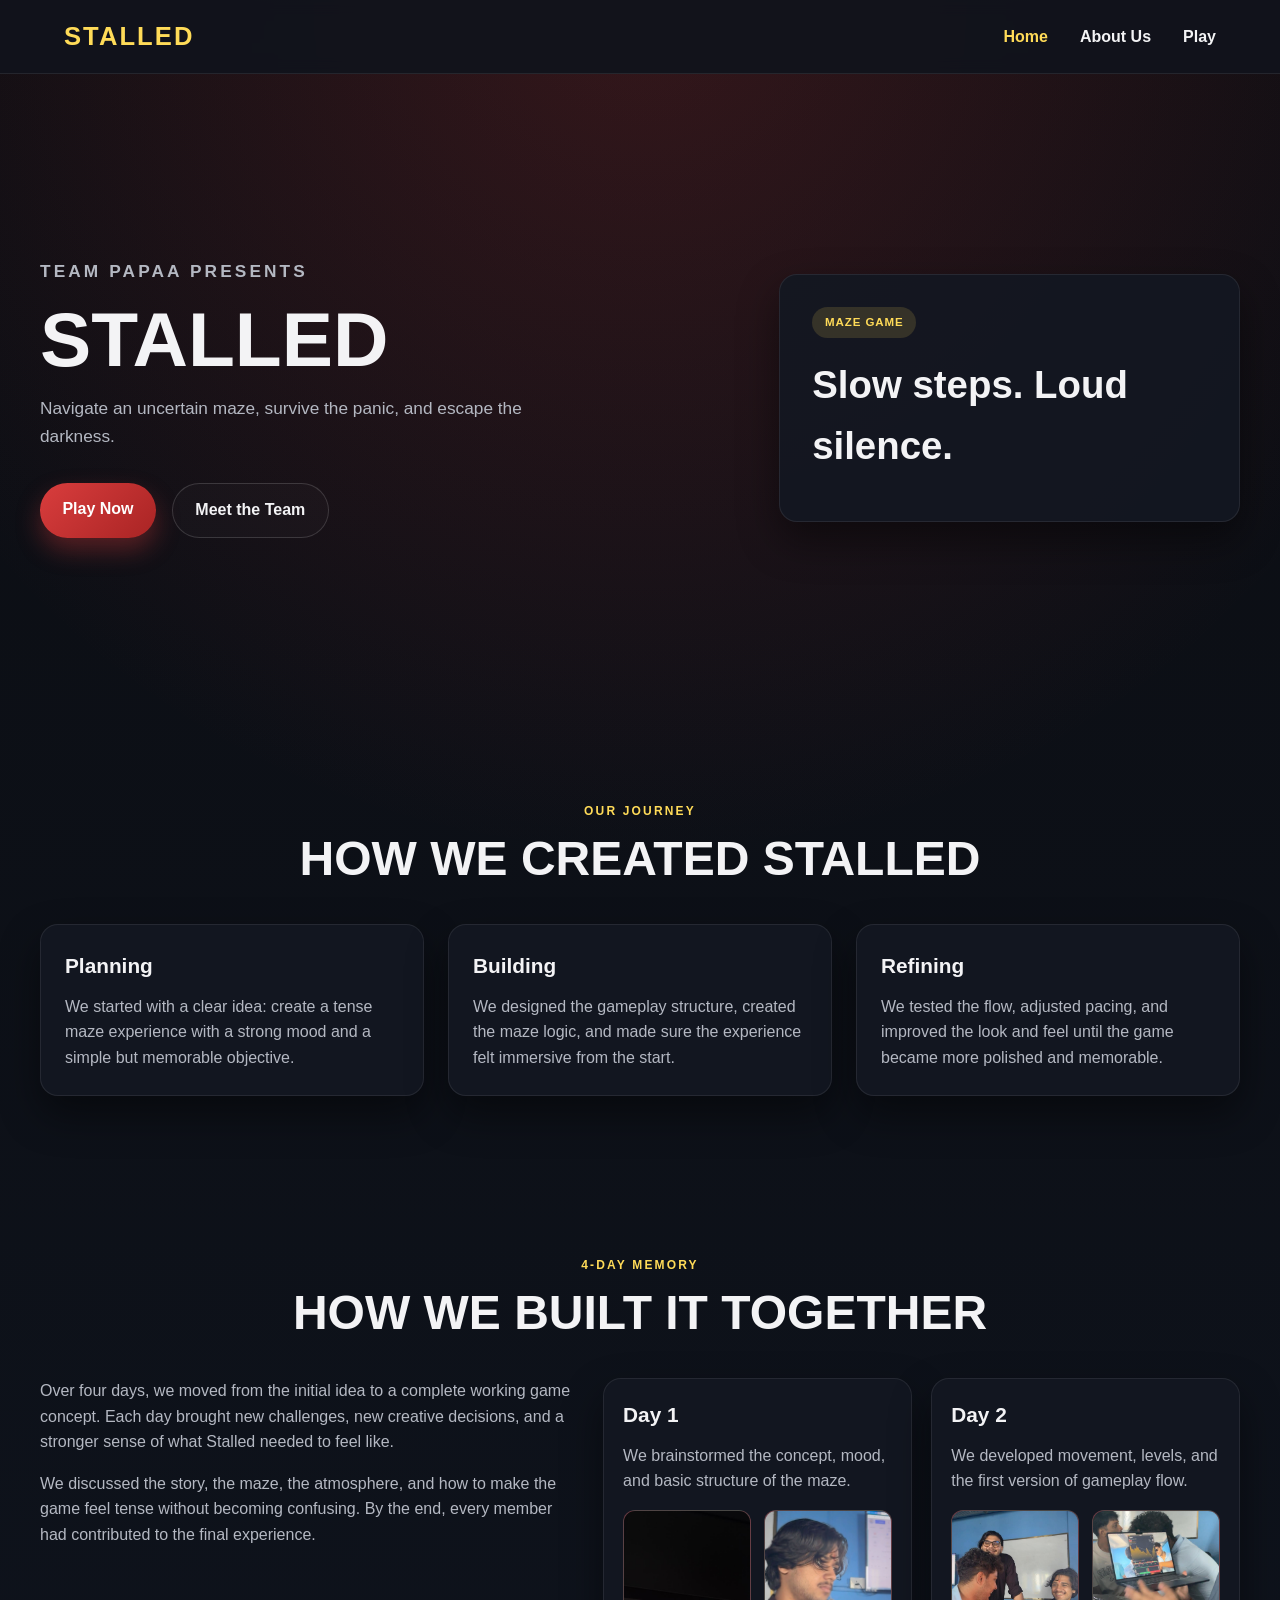
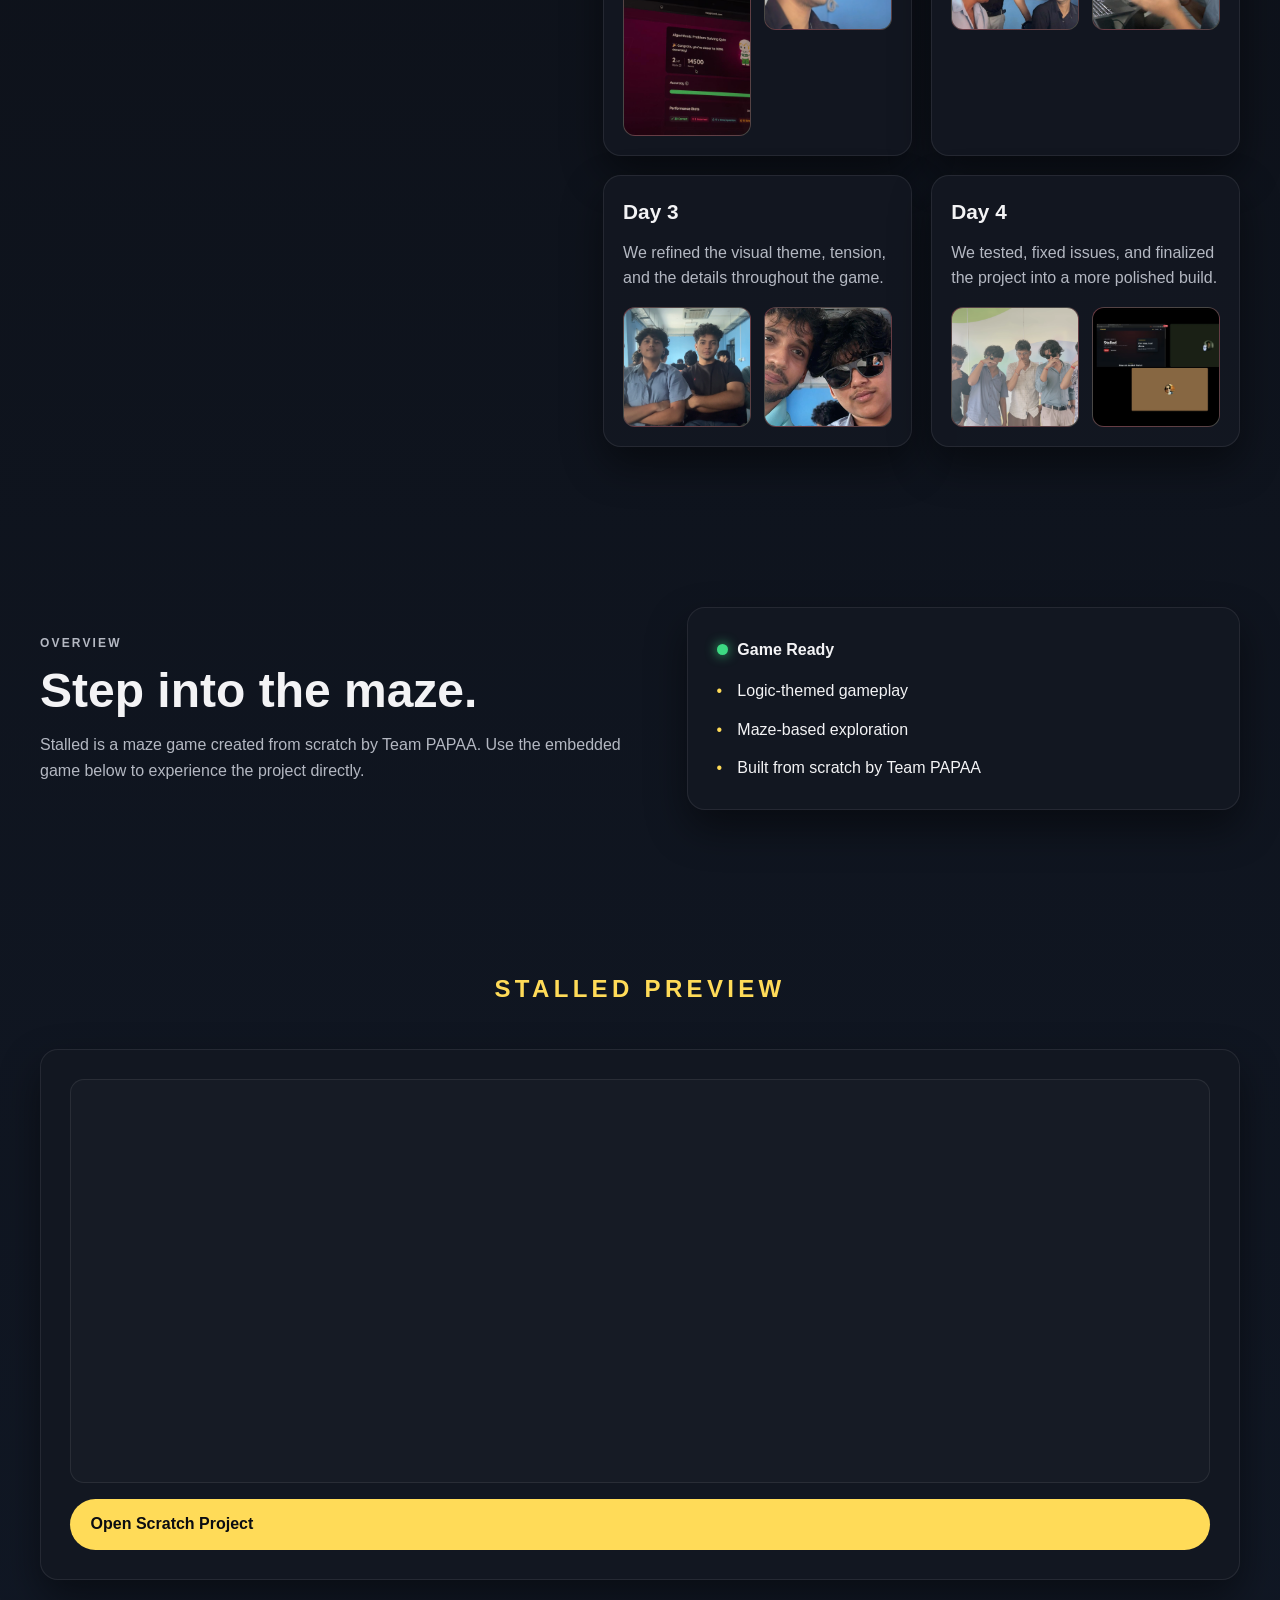
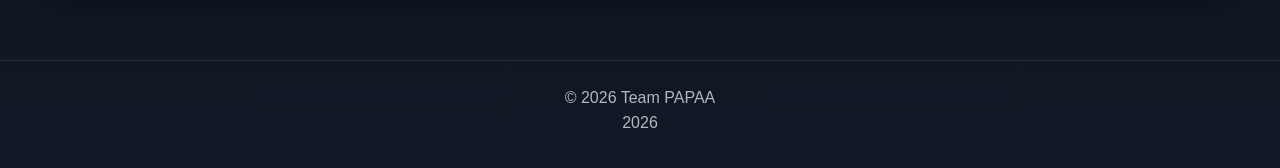
<file: index.html>
<!doctype html>
<html lang="en">
  <head>
    <meta charset="UTF-8" />
    <meta name="viewport" content="width=device-width, initial-scale=1.0" />

    <meta
      name="description"
      content="Stalled is a Logic-themed maze game created by Team PAPAA under the guidance of Anil Bhandari Sir created for the final project of the Game Development Workshop in UPC Batch - 3, IIC of 2026 Autumn Batch."
    />
    <title>Stalled | Team PAPAA</title>
    <link rel="stylesheet" href="style.css" />
  </head>
  <body>
    <header>
      <nav class="navbar" aria-label="Main navigation">
        <div class="nav-logo">Stalled</div>
        <ul class="nav-links">
          <li><a href="#home">Home</a></li>
          <li><a href="about.html">About Us</a></li>
          <li>
            <a href="https://scratch.mit.edu/projects/1378317345/fullscreen"
              >Play</a
            >
          </li>
        </ul>
      </nav>
    </header>

    <main>
      <section id="home" class="hero">
        <div class="hero-copy">
          <p class="eyebrow">Team PAPAA presents</p>
          <h1>STALLED</h1>
          <p>
            Navigate an uncertain maze, survive the panic, and escape the
            darkness.
          </p>
          <div class="hero-actions">
            <a class="button primary" href="#play">Play Now</a>
            <a class="button secondary" href="about.html">Meet the Team</a>
          </div>
        </div>

        <div class="hero-card" aria-label="Game concept card">
          <span class="card-tag">Maze Game</span>
          <h2>Slow steps. Loud silence.</h2>
        </div>
      </section>

      <section class="info-section">
        <div class="section-heading">
          <p class="eyebrow">Our Journey</p>
          <h2>HOW WE CREATED STALLED</h2>
        </div>

        <div class="feature-grid">
          <article class="feature">
            <h3>Planning</h3>
            <p>
              We started with a clear idea: create a tense maze experience with
              a strong mood and a simple but memorable objective.
            </p>
          </article>

          <article class="feature">
            <h3>Building</h3>
            <p>
              We designed the gameplay structure, created the maze logic, and
              made sure the experience felt immersive from the start.
            </p>
          </article>

          <article class="feature">
            <h3>Refining</h3>
            <p>
              We tested the flow, adjusted pacing, and improved the look and
              feel until the game became more polished and memorable.
            </p>
          </article>
        </div>
      </section>

      <section class="process-section">
        <div class="section-heading">
          <p class="eyebrow">4-Day Memory</p>
          <h2>HOW WE BUILT IT TOGETHER</h2>
        </div>

        <div class="process-layout">
          <div class="process-copy">
            <p>
              Over four days, we moved from the initial idea to a complete
              working game concept. Each day brought new challenges, new
              creative decisions, and a stronger sense of what Stalled needed to
              feel like.
            </p>
            <p>
              We discussed the story, the maze, the atmosphere, and how to make
              the game feel tense without becoming confusing. By the end, every
              member had contributed to the final experience.
            </p>
          </div>

          <div class="process-grid">
            <article class="day-card">
              <h3>Day 1</h3>
              <p>
                We brainstormed the concept, mood, and basic structure of the
                maze.
              </p>
              <div class="day-gallery">
                <img
                  class="gallery-photo"
                  src="images/day_1/WhatsApp%20Image%202026-09-02%20at%2020.06.49.jpeg"
                  alt="Team planning during day 1"
                  loading="lazy"
                />
                <img
                  class="gallery-photo"
                  src="images/day_1/WhatsApp%20Image%202026-09-02%20at%2020.14.37.jpeg"
                  alt="Day 1 project work"
                  loading="lazy"
                />
              </div>
            </article>

            <article class="day-card">
              <h3>Day 2</h3>
              <p>
                We developed movement, levels, and the first version of gameplay
                flow.
              </p>
              <div class="day-gallery">
                <img
                  class="gallery-photo"
                  src="images/day_2/WhatsApp%20Image%202026-09-02%20at%2020.12.03.jpeg"
                  alt="Team developing the game during day 2"
                  loading="lazy"
                />
                <img
                  class="gallery-photo"
                  src="images/day_2/WhatsApp%20Image%202026-09-02%20at%2020.12.29.jpeg"
                  alt="Day 2 project work"
                  loading="lazy"
                />
              </div>
            </article>

            <article class="day-card">
              <h3>Day 3</h3>
              <p>
                We refined the visual theme, tension, and the details throughout
                the game.
              </p>
              <div class="day-gallery">
                <img
                  class="gallery-photo"
                  src="images/day_3/IMG_4709.JPG.jpeg"
                  alt="Team refining the game during day 3"
                  loading="lazy"
                />
                <img
                  class="gallery-photo"
                  src="images/day_3/WhatsApp%20Image%202026-09-02%20at%2020.14.26.jpeg"
                  alt="Day 3 project work"
                  loading="lazy"
                />
              </div>
            </article>

            <article class="day-card">
              <h3>Day 4</h3>
              <p>
                We tested, fixed issues, and finalized the project into a more
                polished build.
              </p>
              <div class="day-gallery">
                <img
                  class="gallery-photo"
                  src="images/day_4/IMG_4740.webp"
                  alt="Team testing the game during day 4"
                  loading="lazy"
                />
                <img
                  class="gallery-photo"
                  src="images/day_4/Screenshot_2026-09-02_000902.webp"
                  alt="Day 4 project work"
                  loading="lazy"
                />
              </div>
            </article>
          </div>
        </div>
      </section>

      <section id="play" class="play-section">
        <div class="play-copy">
          <p class="eyebrow">OVERVIEW</p>
          <h2>Step into the maze.</h2>
          <p>
            Stalled is a maze game created from scratch by Team PAPAA. Use the
            embedded game below to experience the project directly.
          </p>
        </div>

        <div class="play-panel">
          <div class="status">
            <span class="status-dot"></span>
            <span>Game Ready</span>
          </div>
          <ul>
            <li>Logic-themed gameplay</li>
            <li>Maze-based exploration</li>
            <li>Built from scratch by Team PAPAA</li>
          </ul>
        </div>
      </section>

      <section class="final-showcase">
        <div class="section-heading">
          <p class="eyebrows">STALLED PREVIEW</p>
        </div>

        <div class="game-card">
          <div class="embed-box">
            <iframe
              src="https://scratch.mit.edu/projects/1378317345/embed"
              allowtransparency="true"
              width="485"
              height="402"
              frameborder="0"
              scrolling="no"
              allowfullscreen
            ></iframe>
          </div>
          <a
            class="scratch-button"
            href="https://scratch.mit.edu/projects/1378317345/"
            target="_blank"
            rel="noreferrer"
          >
            Open Scratch Project
          </a>
        </div>
      </section>
    </main>

    <footer class="site-footer">
      <p>© <span id="year"></span> Team PAPAA</p>
      2026
    </footer>

    <script src="script.js"></script>
  </body>
</html>
</file>
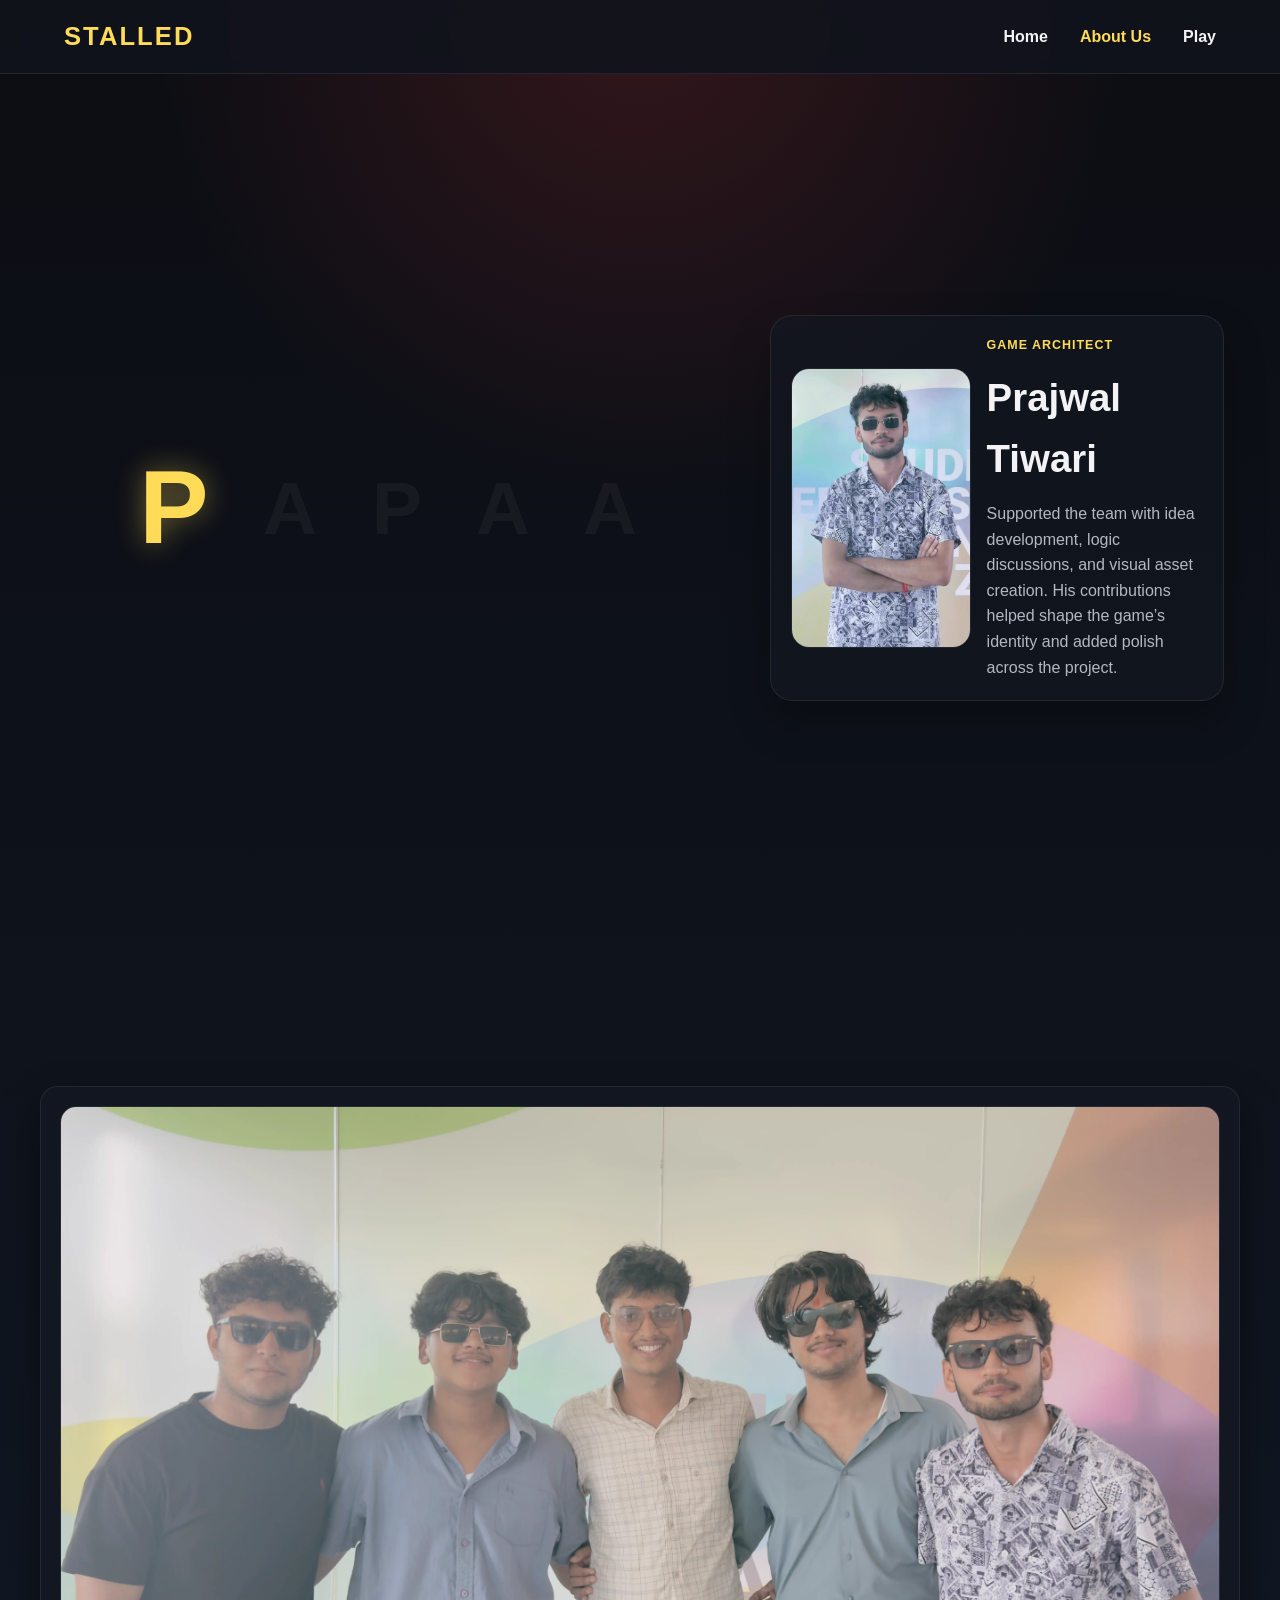
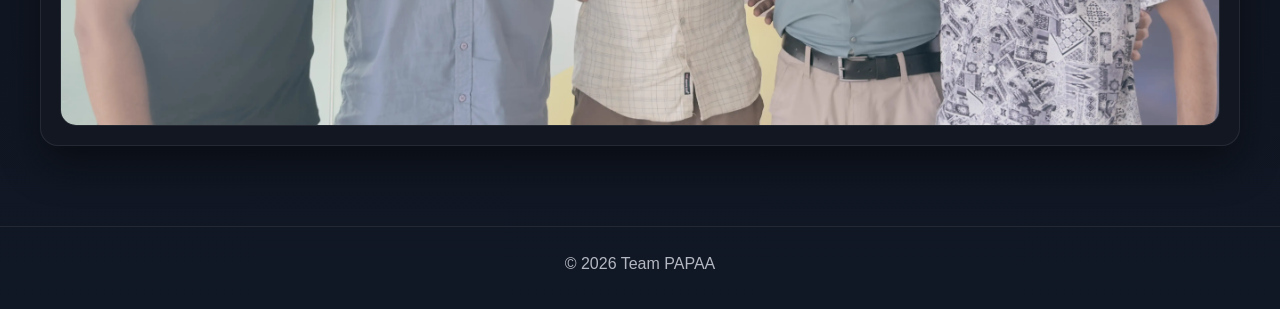
<file: about.html>
<!doctype html>
<html lang="en">
  <head>
    <meta charset="UTF-8" />
    <meta name="viewport" content="width=device-width, initial-scale=1.0" />
    <meta
      name="description"
      content="About Team PAPAA, the creators of Stalled, a horror maze game built from scratch."
    />
    <title>About Us | Team PAPAA</title>
    <link rel="stylesheet" href="style.css" />
  </head>
  <body>
    <header>
      <nav class="navbar" aria-label="Main navigation">
        <div class="nav-logo">Stalled</div>
        <ul class="nav-links">
          <li><a href="index.html">Home</a></li>
          <li><a href="about.html" class="active">About Us</a></li>
          <li>
            <a href="https://scratch.mit.edu/projects/1378056136/embed">Play</a>
          </li>
        </ul>
      </nav>
    </header>

    <main>
      <section class="about-story">
        <div class="story-stage">
          <div class="letter-reveal" aria-label="PAPAA letter animation">
            <span class="papaa-letter is-active" data-letter="P">P</span>
            <span class="papaa-letter" data-letter="A">A</span>
            <span class="papaa-letter" data-letter="P">P</span>
            <span class="papaa-letter" data-letter="A">A</span>
            <span class="papaa-letter" data-letter="A">A</span>
          </div>

          <div class="story-panel" aria-live="polite">
            <article class="member-story active" id="active-member-story">
              <div class="story-visual">
                <img
                  class="story-photo"
                  src="images/IMG_4715.webp"
                  alt="Prajwal Tiwari"
                />
              </div>
              <div class="story-copy">
                <span class="member-role">Creative thinker</span>
                <h3>Prajwal Tiwari</h3>
                <p>
                  A thoughtful builder who brings structure, creativity, and steady
                  direction to the team’s ideas.
                </p>
              </div>
            </article>
          </div>
        </div>
      </section>

      <section class="team-section">
        <div class="team-photo-card">
          <img
            class="group-photo"
            src="images/group/IMG_4729.webp"
            alt="Team PAPAA together"
          />
        </div>
      </section>

    </main>

    <footer class="site-footer">
      <p>© <span id="year"></span> Team PAPAA</p>
    </footer>

    <script src="script.js?v=2"></script>
  </body>
</html>
</file>
<file: style.css>
:root {
  --bg: #0b0d12;
  --bg-soft: #151922;
  --panel: rgba(19, 24, 34, 0.9);
  --panel-border: rgba(255, 255, 255, 0.08);
  --text: #f3f3f5;
  --muted: #b4b8c2;
  --primary: #d93d3d;
  --primary-dark: #a92424;
  --accent: #ffdb58;
  --accent-soft: rgba(255, 219, 88, 0.14);
  --shadow: rgba(0, 0, 0, 0.45);
}

* {
  margin: 0;
  padding: 0;
  box-sizing: border-box;
  font-family: "Segoe UI", Tahoma, Geneva, Verdana, sans-serif;
}

html {
  scroll-behavior: smooth;
}

body {
  background:
    radial-gradient(circle at top, rgba(217, 61, 61, 0.2), transparent 25%),
    linear-gradient(180deg, var(--bg) 0%, #111825 100%);
  color: var(--text);
  line-height: 1.6;
}

a {
  color: inherit;
}

img {
  max-width: 100%;
  display: block;
}

.navbar {
  display: flex;
  justify-content: space-between;
  align-items: center;
  padding: 1rem 5%;
  background-color: rgba(17, 20, 28, 0.95);
  color: white;
  position: sticky;
  top: 0;
  z-index: 1000;
  border-bottom: 1px solid rgba(255, 255, 255, 0.08);
  backdrop-filter: blur(8px);
}

.nav-logo {
  font-size: 1.6rem;
  font-weight: 800;
  letter-spacing: 0.08em;
  text-transform: uppercase;
  color: var(--accent);
}

.nav-links {
  display: flex;
  list-style: none;
  gap: 2rem;
}

.nav-links a {
  text-decoration: none;
  color: var(--text);
  font-weight: 600;
  transition: color 0.3s ease, transform 0.2s ease;
}

.nav-links a:hover,
.nav-links a.active {
  color: var(--accent);
  transform: translateY(-1px);
}

main {
  width: min(1200px, calc(100% - 2rem));
  margin: 0 auto;
}

.hero,
.info-section,
.play-section,
.process-section,
.about-story,
.team-section,
.final-showcase {
  padding: 5rem 0;
}

.about-story {
  min-height: 100vh;
  display: flex;
  align-items: center;
  justify-content: center;
  padding-top: 3rem;
}

.story-stage {
  width: min(1200px, calc(100% - 2rem));
  margin: 0 auto;
  display: grid;
  grid-template-columns: minmax(0, 1.2fr) minmax(320px, 0.8fr);
  align-items: center;
  gap: 2rem;
  min-height: 36vh;
}

.letter-reveal {
  --slide-dir: 1;
  display: flex;
  justify-content: center;
  align-items: center;
  gap: 0.4rem;
  flex-wrap: wrap;
  width: 100%;
  min-height: 150px;
  transition: transform 0.8s ease;
}

.story-panel {
  display: flex;
  align-items: center;
  justify-content: center;
  min-height: 300px;
}

.story-panel .member-story {
  display: grid;
  width: 100%;
  max-width: 520px;
  grid-template-columns: 180px 1fr;
  gap: 1rem;
  align-items: center;
  margin: 0;
  padding: 1.25rem;
  border-radius: 22px;
  background: rgba(19, 24, 34, 0.7);
  border: 1px solid rgba(255, 255, 255, 0.08);
  box-shadow: 0 22px 40px rgba(0, 0, 0, 0.25);
  opacity: 1;
  transform: none;
}

.story-panel .member-story.active {
  animation: storyReveal 0.9s cubic-bezier(0.22, 1, 0.36, 1);
}

.papaa-letter {
  display: inline-flex;
  align-items: center;
  justify-content: center;
  min-width: 100px;
  height: 100px;
  border-radius: 20px;
  font-size: clamp(3rem, 7vw, 5.5rem);
  font-weight: 800;
  color: rgba(255, 255, 255, 0.18);
  background: transparent;
  transition: all 0.7s ease;
  transform: translateX(0) scale(0.85);
  opacity: 0.25;
}

.papaa-letter.is-active {
  color: var(--accent);
  transform: translateX(-10px) scale(1.18);
  opacity: 1;
  text-shadow: 0 0 24px rgba(255, 219, 88, 0.45);
  animation: letterReveal 0.9s cubic-bezier(0.22, 1, 0.36, 1);
}

@keyframes letterReveal {
  0% {
    opacity: 0;
    transform: translateX(calc(var(--slide-dir) * 120px)) scale(0.45);
    filter: blur(5px);
  }
  45% {
    opacity: 0.75;
  }
  100% {
    opacity: 1;
    transform: translateX(-10px) scale(1.18);
    filter: blur(0);
  }
}

.member-role {
  display: inline-block;
  margin-bottom: 0.2rem;
  color: var(--accent);
  font-size: 0.78rem;
  letter-spacing: 0.1em;
  text-transform: uppercase;
  font-weight: 700;
}

.hero {
  display: grid;
  grid-template-columns: 1.2fr 0.8fr;
  align-items: center;
  gap: 3rem;
  min-height: 72vh;
}

.eyebrow {
  text-transform: uppercase;
  letter-spacing: 0.18em;
  color: var(--accent);
  font-size: 0.75rem;
  font-weight: 700;
  margin-bottom: 0.8rem;
}

.eyebrows {
  text-transform: uppercase;
  letter-spacing: 0.18em;
  color: var(--accent);
  font-size: 1.5rem;
  font-weight: 700;
  margin-bottom: 0.8rem;
}

.hero-copy h1,
.section-heading h2,
.play-copy h2,
.story-header h2 {
  line-height: 1.05;
  margin-bottom: 1rem;
}

.hero-copy h1 {
  font-size: clamp(3rem, 6vw, 5.5rem);
}

.hero-copy p,
.story-header p,
.feature p,
.play-copy p,
.member-card p,
.day-card p,
.team-intro p,
.about-text p,
.game-card p {
  color: var(--muted);
}

.hero-copy p {
  max-width: 560px;
  font-size: 1.08rem;
}

.hero-actions {
  display: flex;
  flex-wrap: wrap;
  gap: 1rem;
  margin-top: 2rem;
}

.button {
  display: inline-block;
  text-decoration: none;
  padding: 0.85rem 1.4rem;
  border-radius: 999px;
  font-weight: 700;
  transition: transform 0.2s ease, box-shadow 0.2s ease;
}

.button:hover {
  transform: translateY(-2px);
}

.button.primary {
  background: linear-gradient(135deg, var(--primary) 0%, var(--primary-dark) 100%);
  color: white;
  box-shadow: 0 12px 25px rgba(217, 61, 61, 0.35);
}

.button.secondary {
  border: 1px solid rgba(255, 255, 255, 0.15);
  color: var(--text);
  background: rgba(255, 255, 255, 0.02);
}

.hero-card,
.feature,
.play-panel,
.game-card,
.day-card,
.member-card,
.about-card,
.photo-card,
.team-photo-card {
  background: var(--panel);
  border: 1px solid var(--panel-border);
  border-radius: 18px;
  box-shadow: 0 18px 40px var(--shadow);
}

.hero-card {
  padding: 2rem;
}

.card-tag {
  display: inline-block;
  padding: 0.4rem 0.8rem;
  border-radius: 999px;
  background: var(--accent-soft);
  color: var(--accent);
  font-size: 0.72rem;
  font-weight: 700;
  letter-spacing: 0.08em;
  text-transform: uppercase;
  margin-bottom: 1rem;
}

.hero-card h2 {
  font-size: clamp(1.7rem, 3vw, 2.5rem);
  margin-bottom: 0.8rem;
}

.section-heading {
  text-align: center;
  margin-bottom: 2.5rem;
}

.section-heading h2,
.play-copy h2,
.story-header h2 {
  font-size: clamp(2rem, 4vw, 3rem);
}

.feature-grid {
  display: grid;
  grid-template-columns: repeat(3, minmax(0, 1fr));
  gap: 1.5rem;
}

.feature {
  padding: 1.5rem;
}

.feature h3,
.member-card h3,
.day-card h3,
.game-card h3 {
  margin-bottom: 0.7rem;
  font-size: 1.3rem;
}

.play-section {
  display: grid;
  grid-template-columns: 1fr 0.9fr;
  align-items: center;
  gap: 2rem;
  padding-bottom: 5rem;
}

.play-panel,
.game-card,
.about-card {
  padding: 1.8rem;
}

.status {
  display: inline-flex;
  align-items: center;
  gap: 0.6rem;
  margin-bottom: 1rem;
  font-weight: 700;
  color: var(--text);
}

.status-dot {
  width: 0.7rem;
  height: 0.7rem;
  border-radius: 50%;
  background: #3dd982;
  box-shadow: 0 0 12px rgba(61, 217, 130, 0.9);
}

.play-panel ul {
  list-style: none;
  display: grid;
  gap: 0.8rem;
}

.play-panel li {
  position: relative;
  padding-left: 1.3rem;
}

.play-panel li::before {
  content: "•";
  position: absolute;
  left: 0;
  color: var(--accent);
}

.game-card {
  display: flex;
  flex-direction: column;
  gap: 1rem;
}

.embed-box {
  background: rgba(255, 255, 255, 0.02);
  border: 1px solid rgba(255, 255, 255, 0.08);
  border-radius: 14px;
  display: flex;
  align-items: center;
  justify-content: center;
  overflow: hidden;
}

.embed-box iframe {
  display: block;
  width: 485px;
  max-width: 100%;
  border: 0;
}

.scratch-button {
  display: inline-block;
  text-decoration: none;
  background: #ffdb58;
  color: #0b0d12;
  font-weight: 800;
  padding: 0.8rem 1.3rem;
  border-radius: 999px;
  transition: transform 0.2s ease;
}

.scratch-button:hover {
  transform: translateY(-2px);
}

.process-layout {
  display: grid;
  grid-template-columns: 1fr 1.2fr;
  gap: 2rem;
  align-items: start;
}

.process-copy {
  display: flex;
  flex-direction: column;
  gap: 1rem;
}

.process-copy h2 {
  font-size: clamp(2.1rem, 3vw, 3rem);
}

.process-copy p {
  color: var(--muted);
}

.process-grid {
  display: grid;
  grid-template-columns: repeat(2, minmax(0, 1fr));
  gap: 1.2rem;
}

.day-card {
  padding: 1.2rem;
}

.day-gallery {
  display: grid;
  grid-template-columns: repeat(2, minmax(0, 1fr));
  gap: 0.8rem;
  margin-top: 1rem;
}

.gallery-photo {
  display: block;
  width: 100%;
  min-height: 120px;
  object-fit: cover;
  border-radius: 12px;
  background:
    linear-gradient(135deg, rgba(217, 61, 61, 0.35), rgba(255, 219, 88, 0.12)),
    #1a2230;
  border: 1px solid rgba(255, 255, 255, 0.08);
}

.story-header {
  text-align: center;
  margin-bottom: 2rem;
}

.team-grid {
  display: grid;
  grid-template-columns: repeat(5, minmax(0, 1fr));
  gap: 1rem;
}

.member-card {
  padding: 1rem;
}

.member-photo {
  width: 100%;
  min-height: 180px;
  border-radius: 14px;
  margin-bottom: 1rem;
  background: linear-gradient(135deg, rgba(255, 219, 88, 0.18), rgba(217, 61, 61, 0.18)), #1a2230;
  border: 1px solid rgba(255, 255, 255, 0.08);
}

.member-role {
  display: inline-block;
  margin-bottom: 0.7rem;
  color: var(--accent);
  font-weight: 700;
  font-size: 0.78rem;
  letter-spacing: 0.08em;
  text-transform: uppercase;
}

.member-story {
  display: none;
  grid-template-columns: 220px 1fr;
  gap: 1rem;
  align-items: center;
  max-width: 980px;
  margin: 0 auto 0.75rem;
  padding: 1.1rem 1.5rem;
  border: 1px solid rgba(255, 255, 255, 0.08);
  border-radius: 22px;
  background: rgba(19, 24, 34, 0.7);
  opacity: 0;
  transform: translateY(18px);
  transition: opacity 0.7s ease, transform 0.8s ease;
}

.member-story.active {
  display: grid;
  opacity: 1;
  transform: translateY(0);
  box-shadow: 0 22px 40px rgba(0, 0, 0, 0.25);
  animation: storyReveal 0.9s cubic-bezier(0.22, 1, 0.36, 1);
}


@keyframes storyReveal {
  0% {
    opacity: 0;
    transform: translateX(32px) translateY(12px);
  }
  100% {
    opacity: 1;
    transform: translateX(0) translateY(0);
  }
}

.story-copy {
  display: flex;
  flex-direction: column;
  gap: 0.7rem;
  opacity: 0;
  transform: translateY(12px);
  animation: storyCopyReveal 0.8s ease forwards;
  animation-delay: 0.45s;
}

@keyframes storyCopyReveal {
  0% {
    opacity: 0;
    transform: translateY(18px);
  }
  100% {
    opacity: 1;
    transform: translateY(0);
  }
}

.story-visual {
  width: 100%;
  overflow: hidden;
  border-radius: 18px;
}

.story-photo {
  width: 100%;
  min-height: 220px;
  height: 280px;
  object-fit: cover;
  object-position: center;
  border-radius: 18px;
  border: 1px solid rgba(255, 255, 255, 0.08);
}

.story-photo.tight-crop {
  transform: scale(1.7);
  transform-origin: center center;
}

.story-copy {
  display: flex;
  flex-direction: column;
  gap: 0.7rem;
}

.story-copy h3 {
  font-size: clamp(1.8rem, 3vw, 2.8rem);
}

.story-copy p {
  color: var(--muted);
}

.member-story .member-role {
  margin-bottom: 0;
}

.team-photo-card {
  padding: 1.2rem;
  margin-top: 2rem;
}

.group-photo {
  display: block;
  width: 100%;
  height: auto;
  max-height: 620px;
  object-fit: cover;
  min-height: 260px;
  border-radius: 16px;
  border: 1px solid rgba(255, 255, 255, 0.08);
}

.site-footer {
  text-align: center;
  padding: 1.5rem 1rem 2rem;
  color: var(--muted);
  border-top: 1px solid rgba(255, 255, 255, 0.08);
}

@media (max-width: 980px) {
  .team-grid {
    grid-template-columns: repeat(2, minmax(0, 1fr));
  }

  .process-layout {
    grid-template-columns: 1fr;
  }
}

@media (max-width: 768px) {
  .hero,
  .play-section,
  .feature-grid,
  .process-grid {
    grid-template-columns: 1fr;
  }

  .hero {
    min-height: auto;
    padding-top: 3rem;
  }

  .navbar {
    flex-direction: column;
    gap: 0.8rem;
    padding: 1rem 1.25rem;
  }

  .nav-links {
    gap: 1rem;
    font-size: 0.92rem;
    flex-wrap: wrap;
    justify-content: center;
  }

  .team-grid {
    grid-template-columns: 1fr;
  }

  .story-stage {
    grid-template-columns: 1fr;
    gap: 1.5rem;
    min-height: auto;
  }

  .letter-reveal {
    gap: 0.25rem;
  }

  .papaa-letter {
    min-width: 70px;
    height: 70px;
    font-size: clamp(2rem, 5vw, 4rem);
  }

  .member-story {
    grid-template-columns: 1fr;
    gap: 1rem;
    max-width: 100%;
  }

  .story-photo {
    min-height: 160px;
    height: 220px;
  }
}
</file>
